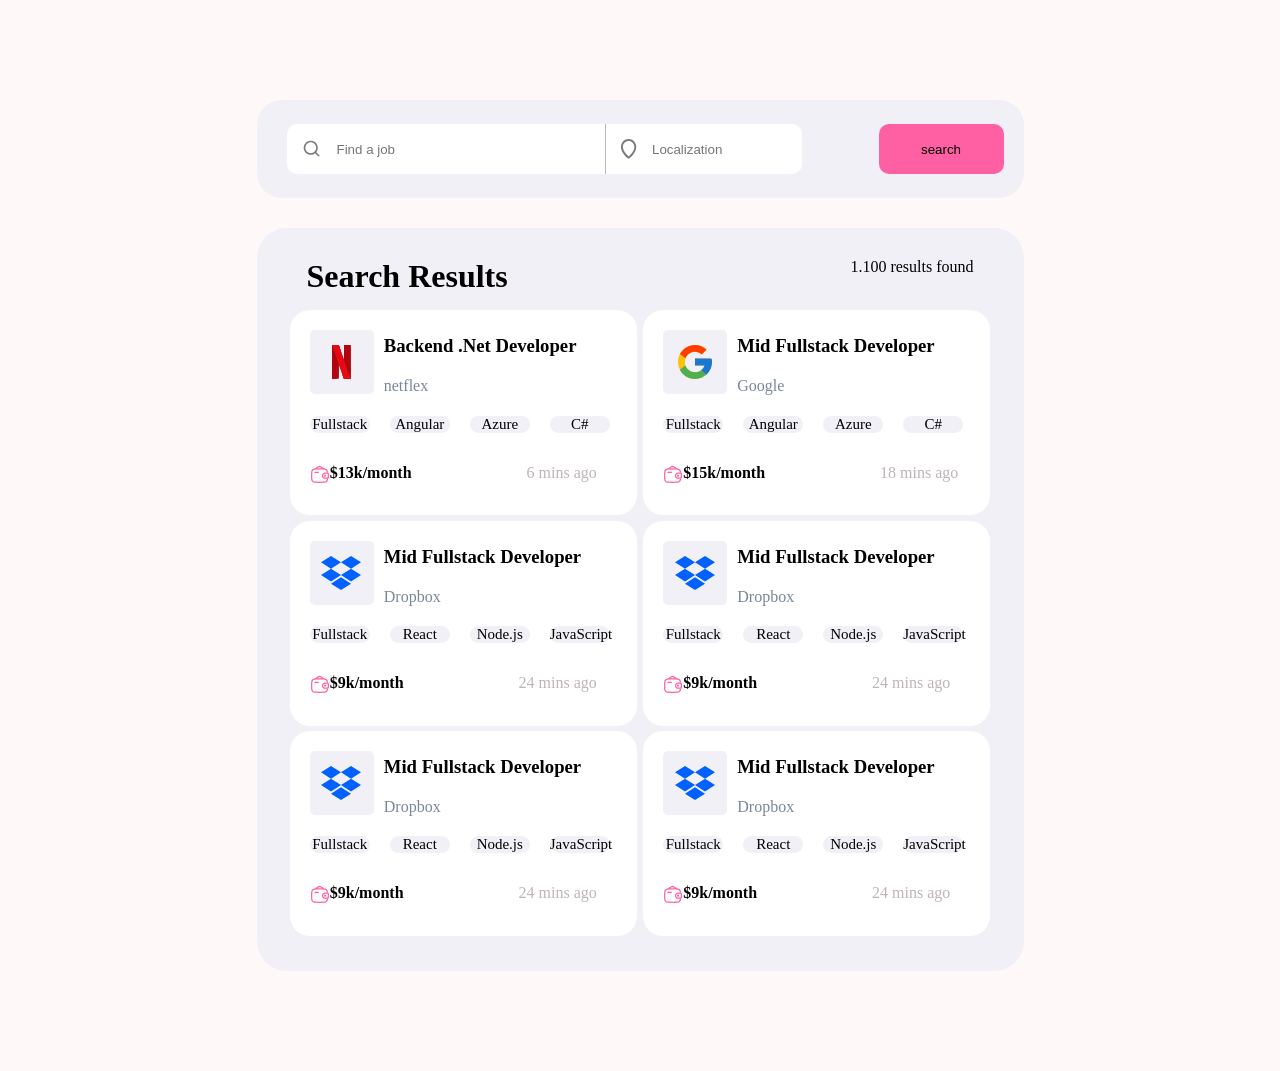
<file: index.html>
<!doctype html>
<html lang="en">
  <head>
    <meta charset="UTF-8" />
    <meta name="viewport" content="width=device-width, initial-scale=1.0" />
    <title>fig-2</title>
    <link rel="stylesheet" href="/style.css" />
  </head>
  <body>
    <header>
      <div class="headr">
        <div class="header-coun">
          <div class="form-one">
            <form action="">
              <img src="/imeges/Group.svg" alt="" class="form-pic" />
              <input type="text" placeholder="Find a job" />
            </form>
          </div>

          <div class="form-tw">
            <form action="" class="f-two">
              <img src="/imeges/Vector (1).svg" alt="" class="form-pic" />
              <input type="text" placeholder="Localization" />
            </form>
          </div>
        </div>
        <button class="head">search</button>
      </div>
    </header>

    <main>
      
      <div class="main-coun">
        <div class="res">
          <h1 class="title-coun">Search Results</h1>
        <p class="text-coun">1.100 results found</p>
      </div>
        <div class="item">
          <div class="item-pic"><img src="/imeges/netflix.svg" alt="" /></div>
          <div class="item-title">
            <h3><a href="/first-page/index.html" target="_blank" >Backend .Net Developer</a></h3>
            <p class="item-brand">netflex</p>
          </div>
          <div class="item-txt">
            <p>Fullstack</p>
            <p>Angular</p>
            <p>Azure</p>
            <p>C#</p>
          </div>
          <div class="mon-tim">
            <img src="/imeges/solar_wallet-money-outline.svg" alt="" />
            <h4>$13k/month</h4>
            <p class="time">6 mins ago</p>
          </div>
        </div>

        <div class="item">
          <div class="item-pic"><img src="/imeges/google.svg" alt="" /></div>
          <div class="item-title">
            <h3><a href="">Mid Fullstack Developer</a></h3>
            <p class="item-brand">Google</p>
          </div>
          <div class="item-txt">
            <p>Fullstack</p>
            <p>Angular</p>
            <p>Azure</p>
            <p>C#</p>
          </div>
          <div class="mon-tim">
            <img src="/imeges/solar_wallet-money-outline.svg" />
            <h4>$15k/month</h4>
            <p class="time">18 mins ago</p>
          </div>
        </div>

        <div class="item">
          <div class="item-pic"><img src="/imeges/droop-box.svg" alt="" /></div>
          <div class="item-title">
            <h3><a href="">Mid Fullstack Developer</a></h3>
            <p class="item-brand">Dropbox</p>
          </div>
          <div class="item-txt">
            <p>Fullstack</p>
            <p>React</p>
            <p>Node.js</p>
            <p>JavaScript</p>
          </div>
          <div class="mon-tim">
            <img src="/imeges/solar_wallet-money-outline.svg" />
            <h4>$9k/month</h4>
            <p class="time">24 mins ago</p>
          </div>
        </div>

        <div class="item">
          <div class="item-pic"><img src="/imeges/droop-box.svg" alt="" /></div>
          <div class="item-title">
            <h3><a href="">Mid Fullstack Developer</a></h3>
            <p class="item-brand">Dropbox</p>
          </div>
          <div class="item-txt">
            <p>Fullstack</p>
            <p>React</p>
            <p>Node.js</p>
            <p>JavaScript</p>
          </div>
          <div class="mon-tim">
            <img src="/imeges/solar_wallet-money-outline.svg" />
            <h4>$9k/month</h4>
            <p class="time">24 mins ago</p>
          </div>
        </div>

        <div class="item">
          <div class="item-pic"><img src="/imeges/droop-box.svg" alt="" /></div>
          <div class="item-title">
            <h3><a href="">Mid Fullstack Developer</a></h3>
            <p class="item-brand">Dropbox</p>
          </div>
          <div class="item-txt">
            <p>Fullstack</p>
            <p>React</p>
            <p>Node.js</p>
            <p>JavaScript</p>
          </div>
          <div class="mon-tim">
            <img src="/imeges/solar_wallet-money-outline.svg" />
            <h4>$9k/month</h4>
            <p class="time">24 mins ago</p>
          </div>
        </div>

        <div class="item">
          <div class="item-pic"><img src="/imeges/droop-box.svg" alt="" /></div>
          <div class="item-title">
            <h3><a href="">Mid Fullstack Developer</a></h3>
            <p class="item-brand">Dropbox</p>
          </div>
          <div class="item-txt">
            <p>Fullstack</p>
            <p>React</p>
            <p>Node.js</p>
            <p>JavaScript</p>
          </div>
          <div class="mon-tim">
            <img src="/imeges/solar_wallet-money-outline.svg" />
            <h4>$9k/month</h4>
            <p class="time">24 mins ago</p>
          </div>
        </div>
      </div>
    </main>
  </body>
</html>
</file>
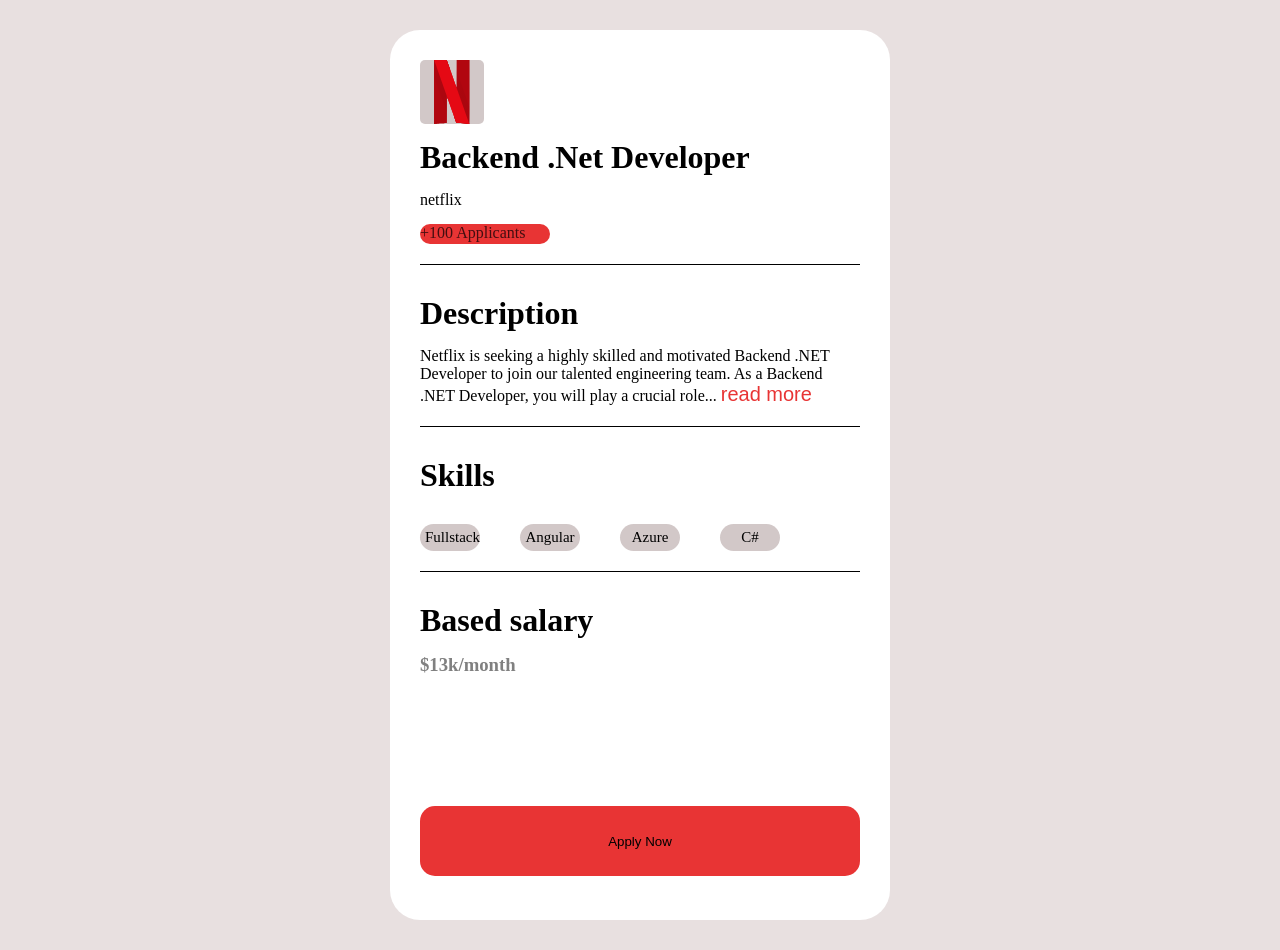
<file: first-page/index.html>
<!doctype html>
<html lang="en">
  <head>
    <meta charset="UTF-8" />
    <meta name="viewport" content="width=device-width, initial-scale=1.0" />
    <title>  netflix-offer</title>
    <link rel="stylesheet" href="/first-page/style2.css" />
  </head>
  <body>
    <main>
      <div class="origin">
        <img src="/imeges/netflix.svg" alt="" />
        <h1>Backend .Net Developer</h1>
        <p class="net">netflix</p>
        <p class="red">+100 Applicants</p>
      </div>
      <div class="origin-2">
        <h1>Description</h1>
        <p>
          Netflix is seeking a highly skilled and motivated Backend .NET
          Developer to join our talented engineering team. As a Backend .NET
          Developer, you will play a crucial role...
          <span class="spi">read more</span>
        </p>
      </div>
      <div class="origin-3">
        <h1>Skills</h1>
        <div class="origin-text">
          <p>Fullstack</p>
          <p>Angular</p>
          <p>Azure</p>
          <p>C#</p>
        </div>
      </div>
      <div class="origin-4">
        <h1>Based salary</h1>
        <h3>$13k/month</h3>
      </div>
      <div class="but">
        <button>Apply Now</button>
      </div>
    </main>
  </body>
</html>
</file>
<file: style.css>
* {
  margin: 0px;
  padding: 0px;
  box-sizing: border-box;
}

body {
  padding-right: 50px;
  background-color: #fef8f8;
  padding: 100px;
  display: flex;
  flex-direction: column;
  justify-content: center;
  align-items: center;
}

.headr {
  background-color: #fef8f8;
  display: flex;
  flex-direction: row;
  align-items: center;
  justify-content: space-between;
  height: 98px;
  padding-left: 10px;
  width: 767px;
  padding-right: 20px;
  border-radius: 25px;
  background-color: #f1f0f6;
  padding-left: 30px;
}
.header-coun {
  display: flex;
  flex-direction: row;
  width: 570px;
  height: 50px;
}
.headr input {
  border: none;
  outline: 0px;
}
.headr form {
  display: flex;
  flex-direction: row;
  justify-content: flex-start;
  align-items: center;
}
.headr button {
  background-color: #ff60a3;
  border-radius: 10px;
  border: 0;
  width: 125px;
  height: 50px;
  box-sizing: border-box;
}
.headr button:active {
  background-color: #da4181;
}
.form-one {
  width: 318px;
  height: 50px;
}
.form-one input[type="text"] {
  width: 400px;
  height: 50px;
}
.form-tw {
  width: 150px;
  height: 50px;
  border-left: 1px solid #beb5b5;
}
.form-tw input[type="text"] {
  width: 150px;
  height: 50px;
  border-radius: 0px 10px 10px 0px;
}
.form-pic {
  background-color: white;
  background-position:;
  height: 50px;
  padding: 15px;
  box-sizing: border-box;
}
.form-one img {
  border-radius: 10px 0px 0px 10px;
}
main {
  width:767px;
  height: 773px;
  padding-top: 30px;
}
.main-coun {
  display: flex;
  flex-direction: row;
  flex-wrap: wrap;
  justify-content: space-around;
  border-radius: 30px;
  background-color: #f1f0f6;
  padding: 30px;
  width: 100%;
  height: 100%;
}
.item {
  display: flex;
  flex-direction: row;
  flex-wrap: wrap;
  width: 347px;
  height: 205px;
  background-color: #ffffff;
  border-radius: 20px;
  padding: 20px;
  align-items: flex-start;
 
}
.item-pic {
  width: 64px;
  height: 64px;
  background-color: #f1f0f6;
  border-radius: 5px;
  display: flex;
  flex-direction: row;
  justify-content: center;
  align-items: center;
}
.item-txt {
  display: flex;
  flex-direction: row;
  gap: 20px;
  padding-top: 10px;
  padding:;
}
.item-txt p {
  background-color: #f1f0f6;
  border-radius: 20px;
  font-size: 15px;
  width: 60px;
  text-align: center;
}
.item-title {
  padding-top: 5px;
  width: 210px;
  height: 27px;
  padding-left: 10px;
}
.item-title a {
  text-decoration: none;
  color: black;
}

.item-brand {
  color: lightslategray;
  padding-top: 20px;
}

.mon-tim {
  padding-top: 20px;
  width: 100%;
  display: flex;
  flex-direction: row;
  justify-content:flex-start;
}
.mon-tim .time {
  color: #beb5b5;
  padding-left: 115px;
}
.res{
  display:flex;
  flex-direction: row;
  width: 767px;
  justify-content: space-between;
  background-color:  #f1f0f6;
  padding-left: 20px;
  padding-right: 20px;
  padding-bottom: 10px;

}
</file>
<file: first-page/style2.css>
* {
  margin: 0px;
  padding: 0px;
  box-sizing: border-box;
}
body {
  display: flex;
  flex-direction: row;
  justify-content: center;
  background-color: #e8e0e0;
  align-items: center;
  margin-top: 30px;
  margin-bottom: 30px;
}

main {
  background-color: white;
  width: 500px;
  height: 890px;
  border-radius: 30px;
  display: flex;
  flex-direction: column;
  justify-content: flex-start;
  padding: 30px;
  gap: 30px;
}

.origin {
  border-bottom: 1px solid black;
  display: flex;
  flex-direction: column;
  gap: 15px;
  padding-bottom: 20px;
}
.origin img {
  width: 64px;
  height: 64px;
  background-color: rgb(210, 200, 200);
  border-radius: 5px;
  display: flex;
  flex-direction: row;
  justify-content: center;
  align-items: center;
}

.red {
  width: 130px;
  background-color: #e83434;
  height: 20px;
  border-radius: 20px;
  color: #440e10;
}
.origin-2 {
  border-bottom: 1px solid black;
  display: flex;
  flex-direction: column;
  gap: 15px;
  padding-bottom: 20px;
}
.origin-3 {
  display: flex;
  flex-direction: column;
  padding-bottom: 20px;
  border-bottom: 1px solid black;
}
.origin-text {
  display: flex;
  flex-direction: row;
  justify-content: flex-start;
  gap: 40px;
  padding-top: 30px;
}
.origin-text p {
  background-color: rgb(210, 200, 200);
  padding: 5px;
  border-radius: 20px;
  font-size: 15px;
  width: 60px;
  text-align: center;
}
.origin-4 {
  display: flex;
  flex-direction: column;
  gap: 15px;
}
.origin-4 h3 {
  color: gray;
}
.spi {
  color: #e83434;
  font-size: 20px;
  font-family: sans-serif;
}
.but{
  padding-top:100px;
}
button {
  width: 100%;
  height: 70px;
  background-color:#e83434;
  border: none;
  border-radius: 15px;
  
}
button:hover{
  background-color: #b52429;
}
</file>
